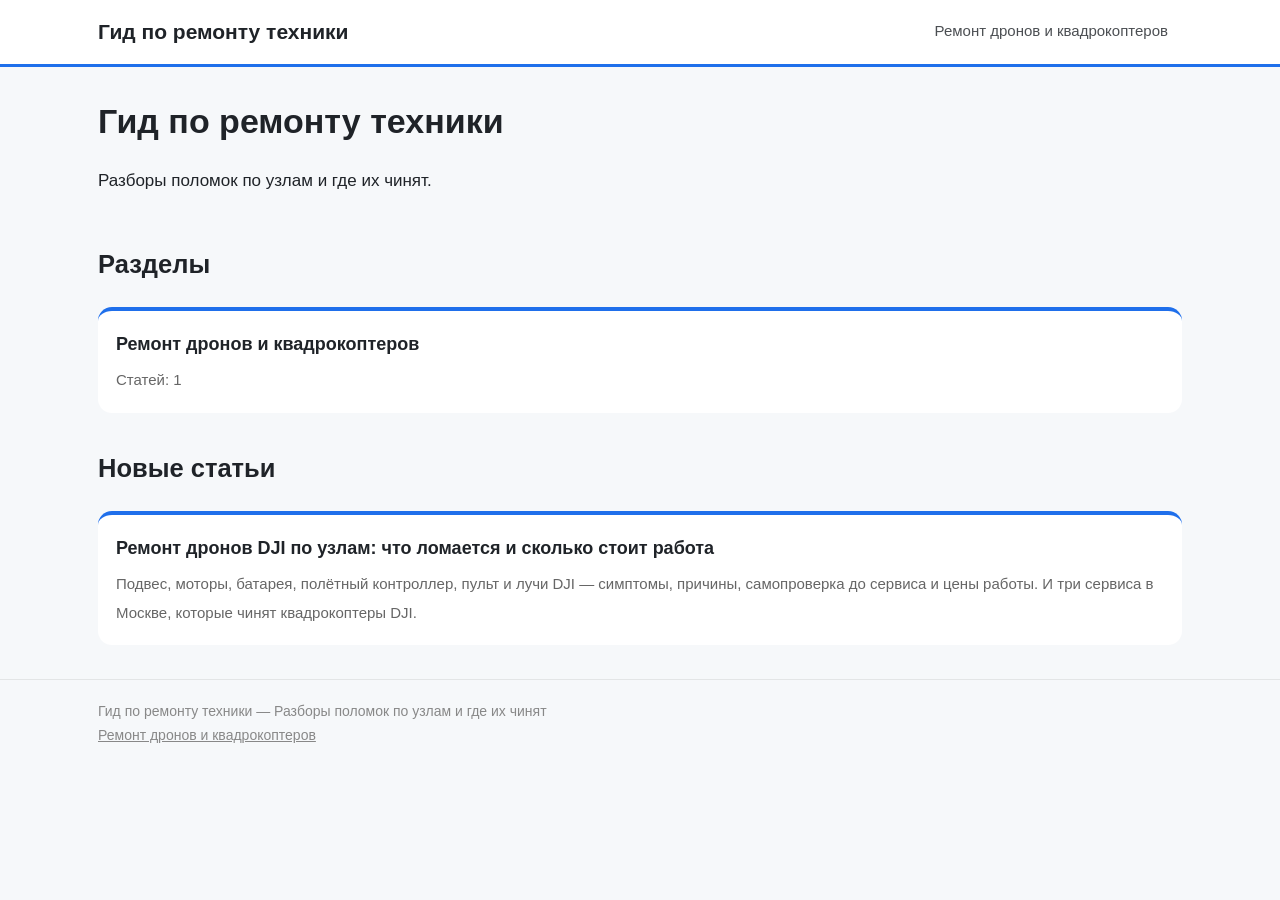
<file: index.html>
<!doctype html><html lang="ru"><head><meta charset="utf-8"><meta name="viewport" content="width=device-width,initial-scale=1">
<title>Гид по ремонту техники</title><meta name="description" content="Разборы поломок по узлам и где их чинят"><link rel="canonical" href="https://appalthouse-a11y.github.io/"><link rel="stylesheet" href="/style.css"></head>
<body><header class="gid-head"><div class="gid-w"><a class="gid-logo" href="/">Гид по ремонту техники</a><nav class="gid-nav"><a href="/remont-dronov/">Ремонт дронов и квадрокоптеров</a></nav></div></header>
<div class="gid-w"><div class="gid-hero"><h1>Гид по ремонту техники</h1><p>Разборы поломок по узлам и где их чинят.</p></div><h2>Разделы</h2><div class="gid-tiles"><a class="gid-tile" href="/remont-dronov/"><b>Ремонт дронов и квадрокоптеров</b><span>Статей: 1</span></a></div><h2>Новые статьи</h2><div class="gid-tiles"><a class="gid-tile" href="/remont-dronov-dji-po-uzlam/"><b>Ремонт дронов DJI по узлам: что ломается и сколько стоит работа</b><span>Подвес, моторы, батарея, полётный контроллер, пульт и лучи DJI — симптомы, причины, самопроверка до сервиса и цены работы. И три сервиса в Москве, которые чинят квадрокоптеры DJI.</span></a></div></div><footer class="gid-foot"><div class="gid-w">Гид по ремонту техники — Разборы поломок по узлам и где их чинят<br><a href="/remont-dronov/">Ремонт дронов и квадрокоптеров</a></div></footer><script src="/app.js" defer></script></body></html>
</file>
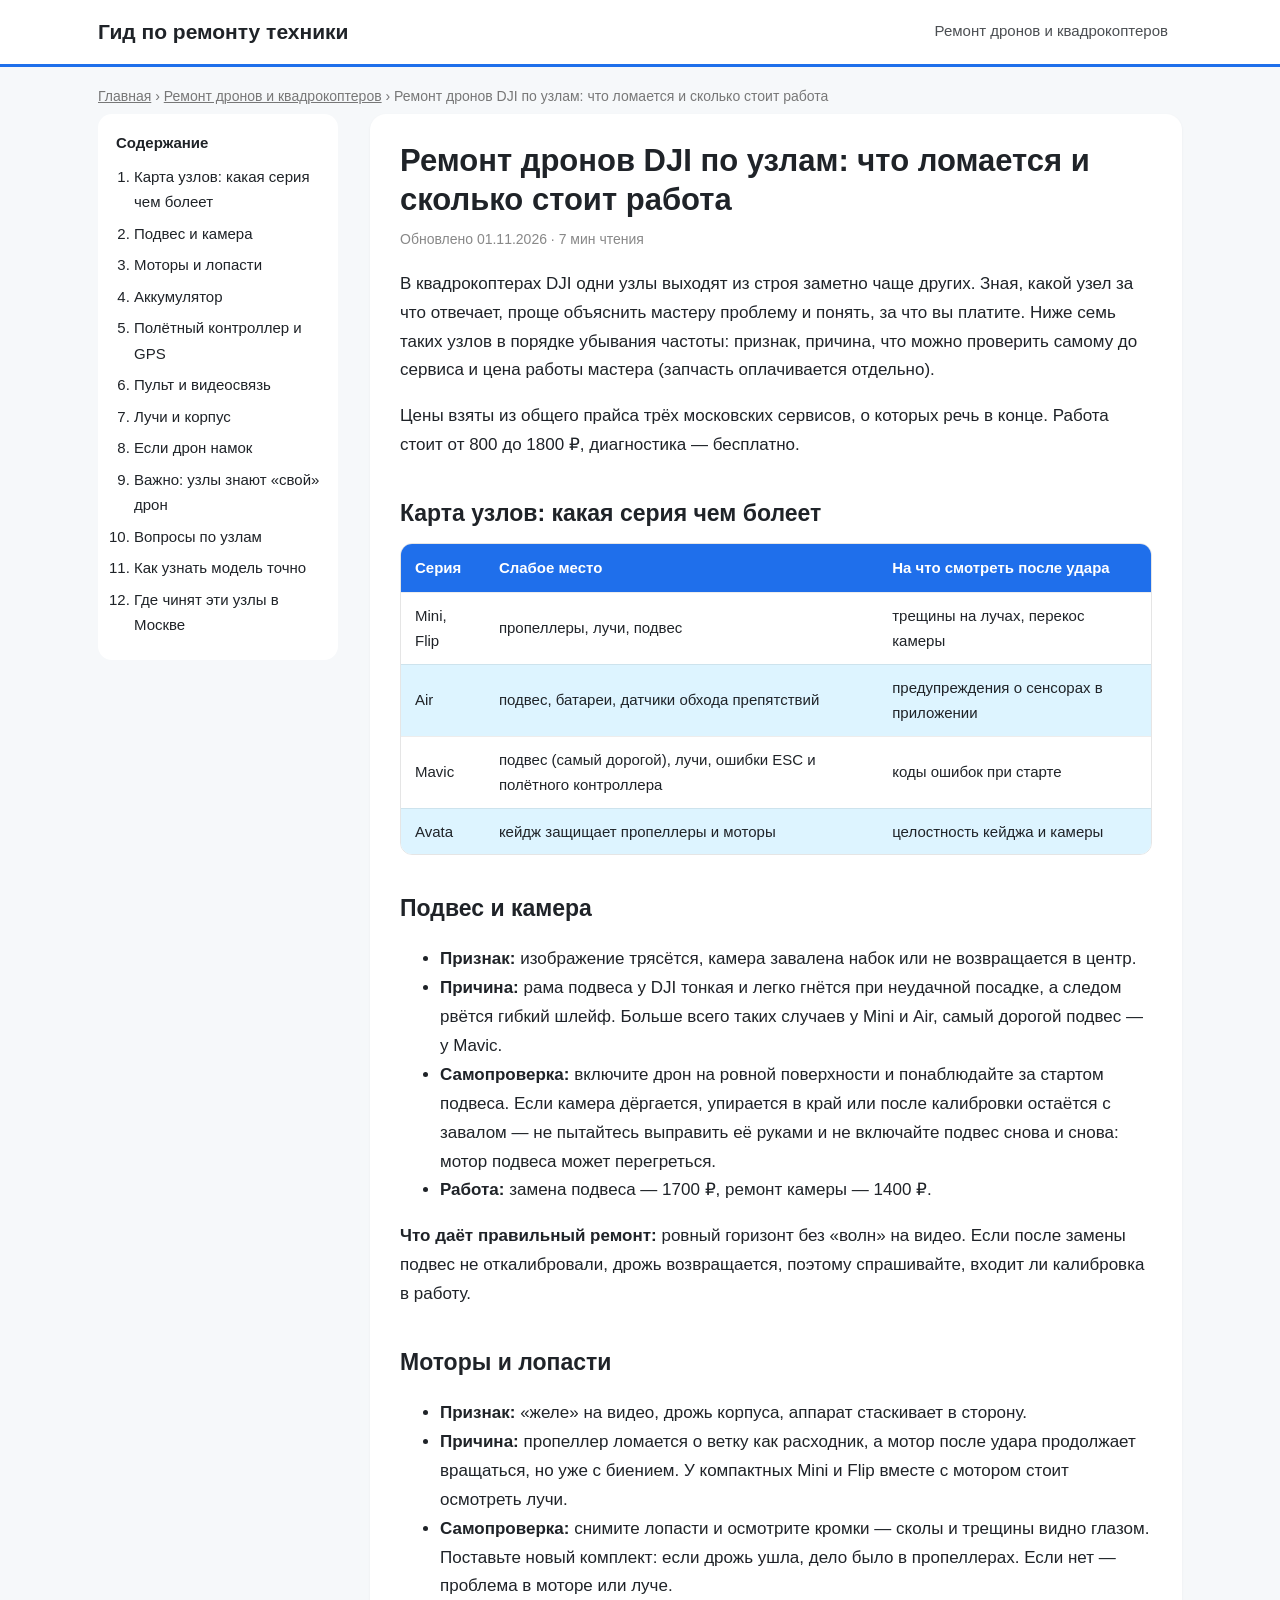
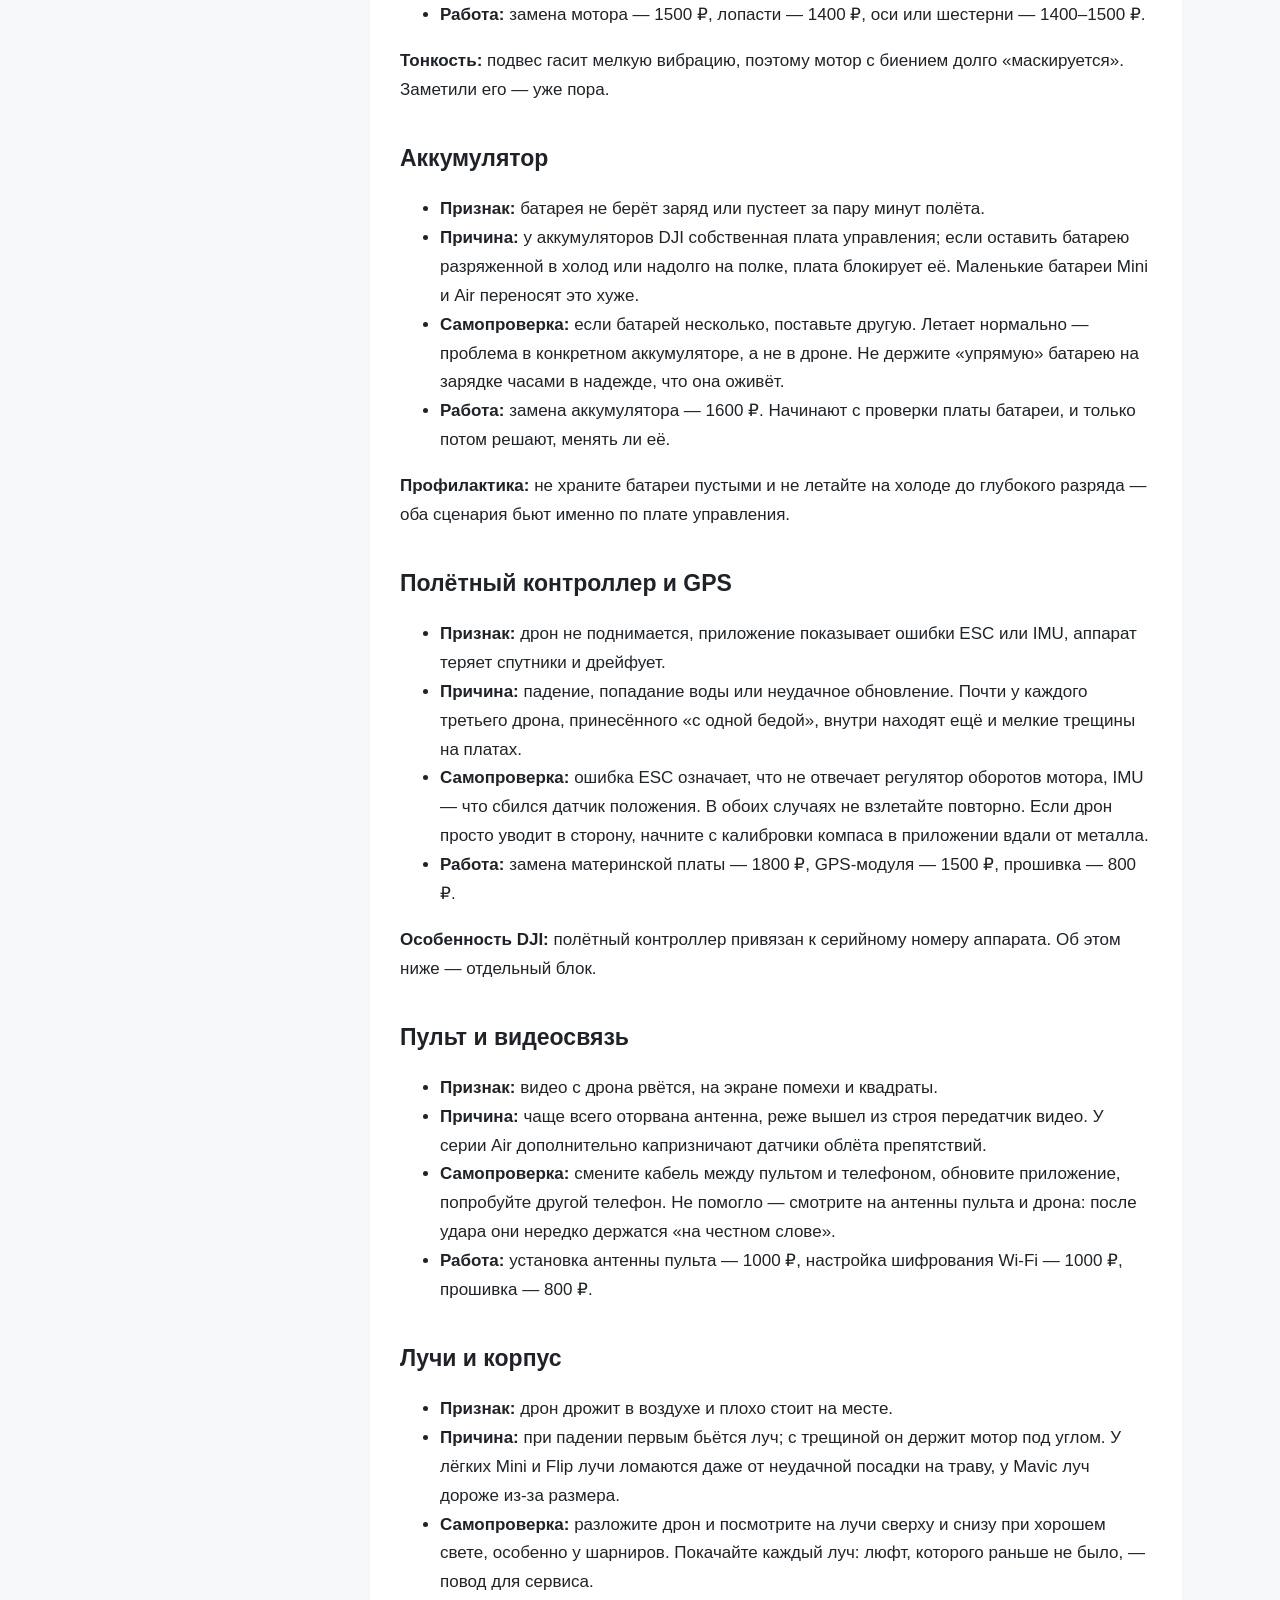
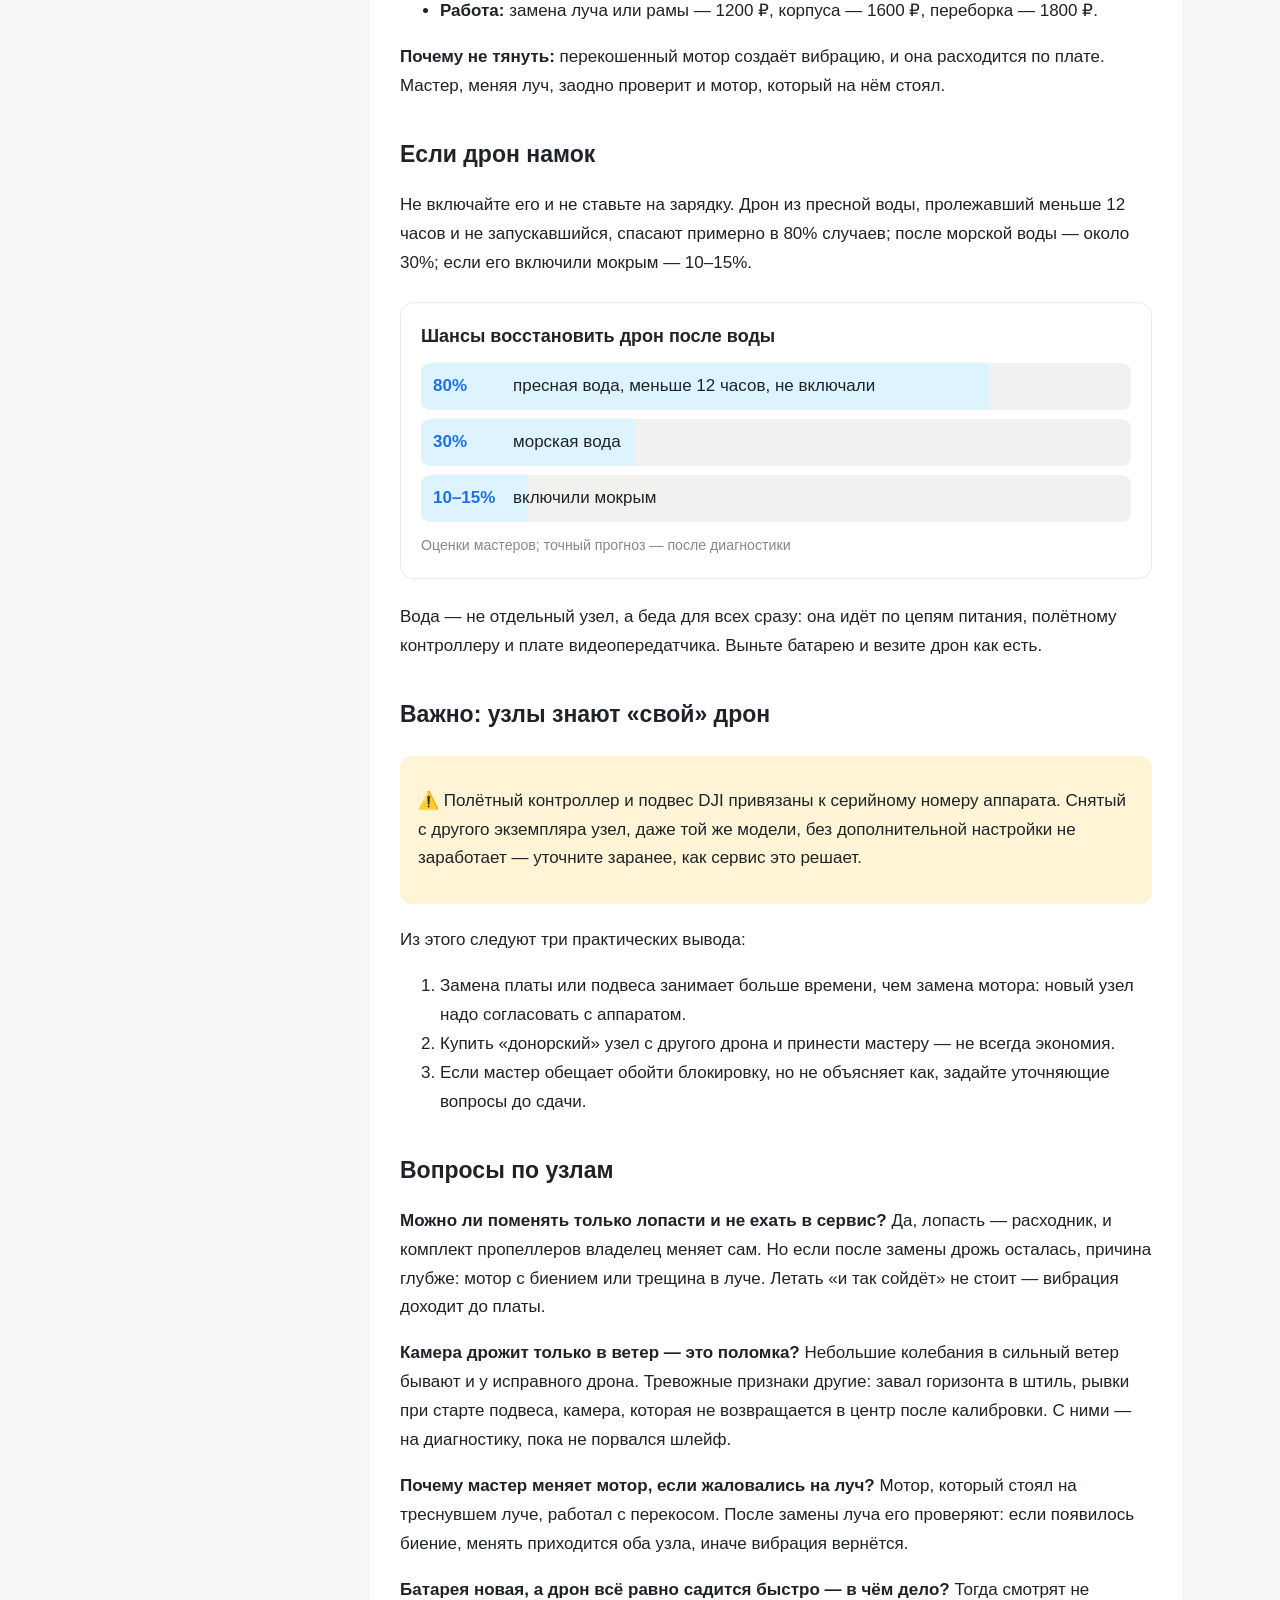
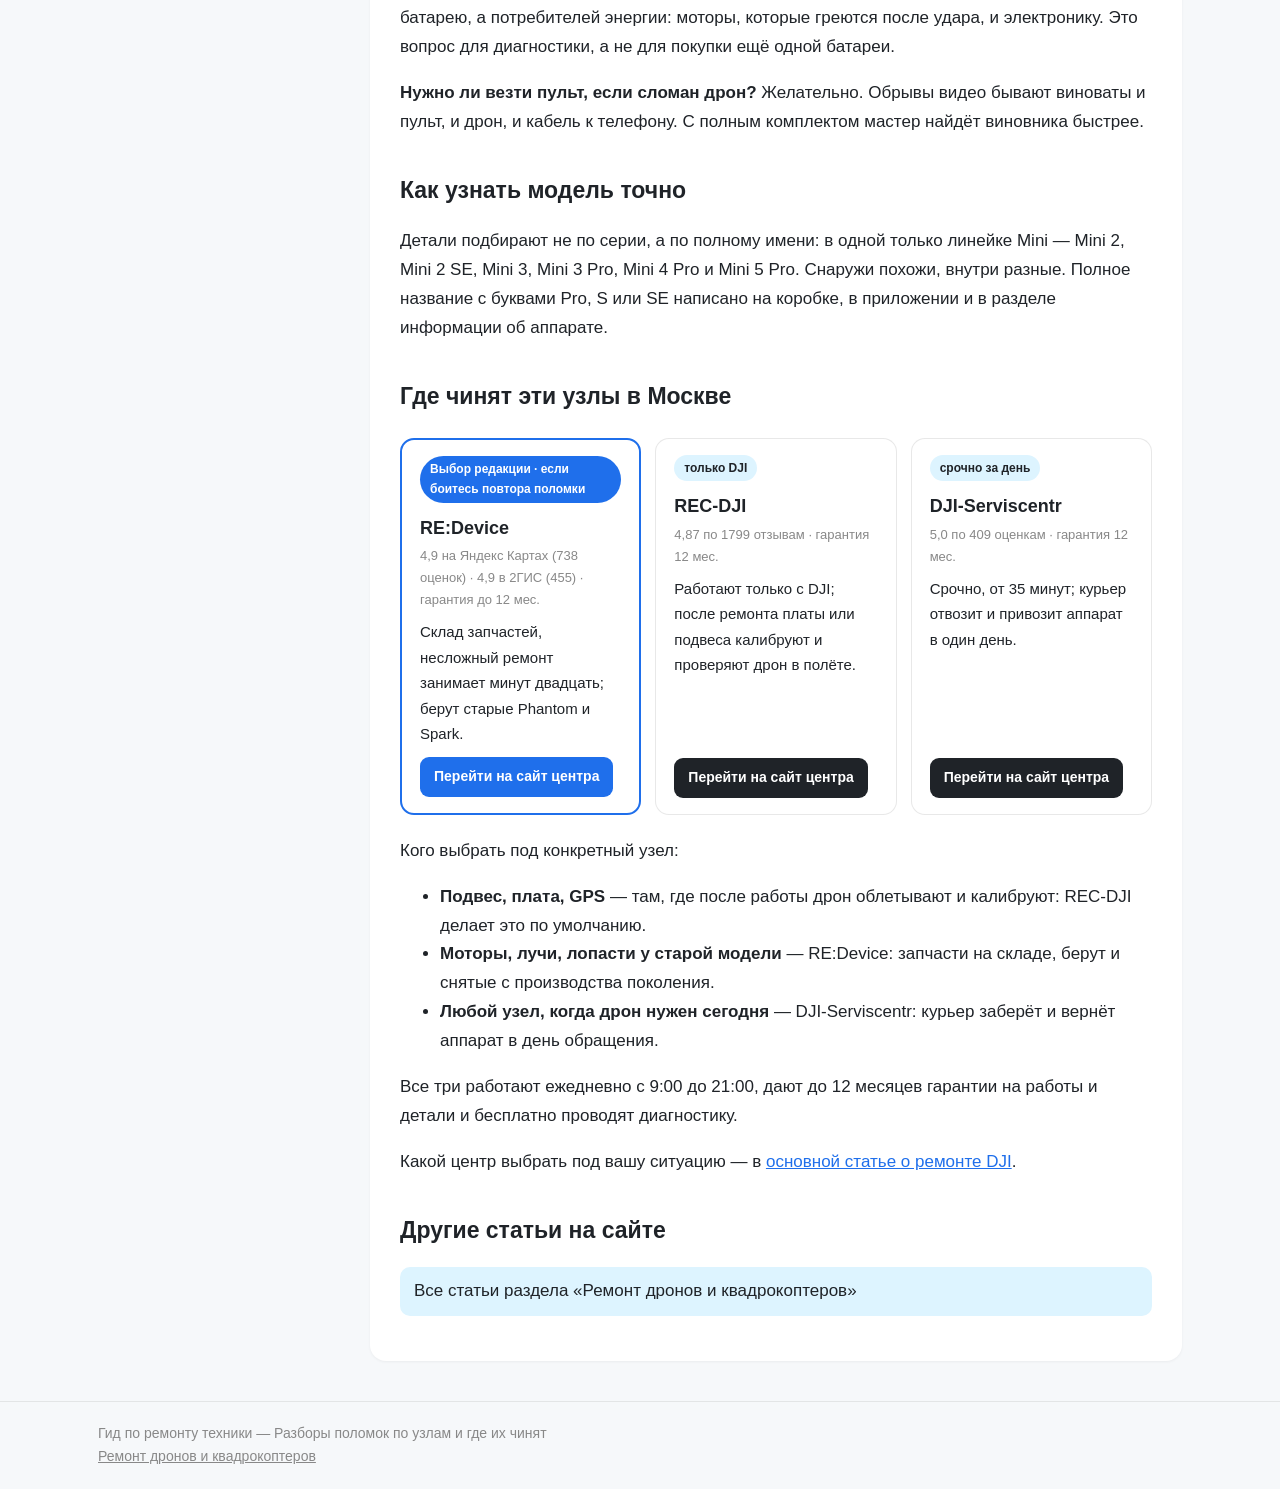
<file: remont-dronov-dji-po-uzlam/index.html>
<!doctype html><html lang="ru"><head><meta charset="utf-8"><meta name="viewport" content="width=device-width,initial-scale=1">
<title>Ремонт дронов DJI по узлам: что ломается и сколько стоит работа</title><meta name="description" content="Подвес, моторы, батарея, полётный контроллер, пульт и лучи DJI — симптомы, причины, самопроверка до сервиса и цены работы. И три сервиса в Москве, которые чинят квадрокоптеры DJI."><link rel="canonical" href="https://appalthouse-a11y.github.io/remont-dronov-dji-po-uzlam/"><link rel="stylesheet" href="/style.css"><script type="application/ld+json">{"@context": "https://schema.org", "@type": "Article", "headline": "Ремонт дронов DJI по узлам: что ломается и сколько стоит работа", "dateModified": "2026-11-01", "mainEntityOfPage": "https://appalthouse-a11y.github.io/remont-dronov-dji-po-uzlam/", "publisher": {"@type": "Organization", "name": "Гид по ремонту техники"}}</script></head>
<body><header class="gid-head"><div class="gid-w"><a class="gid-logo" href="/">Гид по ремонту техники</a><nav class="gid-nav"><a href="/remont-dronov/">Ремонт дронов и квадрокоптеров</a></nav></div></header>
<div class="gid-w"><nav class="gid-crumbs"><a href="/">Главная</a> › <a href="/remont-dronov/">Ремонт дронов и квадрокоптеров</a> › Ремонт дронов DJI по узлам: что ломается и сколько стоит работа</nav><div class="gid-grid"><aside class="gid-side"><div class="gid-toc"><b>Содержание</b><ol><li><a href="#karta-uzlov-kakaya-seriya-chem-boleet">Карта узлов: какая серия чем болеет</a></li><li><a href="#podves-i-kamera">Подвес и камера</a></li><li><a href="#motory-i-lopasti">Моторы и лопасти</a></li><li><a href="#akkumulyator">Аккумулятор</a></li><li><a href="#poletnyy-kontroller-i-gps">Полётный контроллер и GPS</a></li><li><a href="#pult-i-videosvyaz">Пульт и видеосвязь</a></li><li><a href="#luchi-i-korpus">Лучи и корпус</a></li><li><a href="#esli-dron-namok">Если дрон намок</a></li><li><a href="#vazhno-uzly-znayut-svoy-dron">Важно: узлы знают «свой» дрон</a></li><li><a href="#voprosy-po-uzlam">Вопросы по узлам</a></li><li><a href="#kak-uznat-model-tochno">Как узнать модель точно</a></li><li><a href="#gde-chinyat-eti-uzly-v-moskve">Где чинят эти узлы в Москве</a></li></ol></div></aside><article class="gid-art"><h1>Ремонт дронов DJI по узлам: что ломается и сколько стоит работа</h1><div class="gid-meta">Обновлено 01.11.2026 · 7 мин чтения</div><details class="gid-mtoc"><summary>Содержание</summary><ol><li><a href="#karta-uzlov-kakaya-seriya-chem-boleet">Карта узлов: какая серия чем болеет</a></li><li><a href="#podves-i-kamera">Подвес и камера</a></li><li><a href="#motory-i-lopasti">Моторы и лопасти</a></li><li><a href="#akkumulyator">Аккумулятор</a></li><li><a href="#poletnyy-kontroller-i-gps">Полётный контроллер и GPS</a></li><li><a href="#pult-i-videosvyaz">Пульт и видеосвязь</a></li><li><a href="#luchi-i-korpus">Лучи и корпус</a></li><li><a href="#esli-dron-namok">Если дрон намок</a></li><li><a href="#vazhno-uzly-znayut-svoy-dron">Важно: узлы знают «свой» дрон</a></li><li><a href="#voprosy-po-uzlam">Вопросы по узлам</a></li><li><a href="#kak-uznat-model-tochno">Как узнать модель точно</a></li><li><a href="#gde-chinyat-eti-uzly-v-moskve">Где чинят эти узлы в Москве</a></li></ol></details><p>В квадрокоптерах DJI одни узлы выходят из строя заметно чаще других. Зная, какой узел за что отвечает, проще объяснить мастеру проблему и понять, за что вы платите. Ниже семь таких узлов в порядке убывания частоты: признак, причина, что можно проверить самому до сервиса и цена работы мастера (запчасть оплачивается отдельно).</p>
<p>Цены взяты из общего прайса трёх московских сервисов, о которых речь в конце. Работа стоит от 800 до 1800 ₽, диагностика — бесплатно.</p>
<h2 id="karta-uzlov-kakaya-seriya-chem-boleet">Карта узлов: какая серия чем болеет</h2>
<table>
<thead>
<tr>
<th>Серия</th>
<th>Слабое место</th>
<th>На что смотреть после удара</th>
</tr>
</thead>
<tbody>
<tr>
<td>Mini, Flip</td>
<td>пропеллеры, лучи, подвес</td>
<td>трещины на лучах, перекос камеры</td>
</tr>
<tr>
<td>Air</td>
<td>подвес, батареи, датчики обхода препятствий</td>
<td>предупреждения о сенсорах в приложении</td>
</tr>
<tr>
<td>Mavic</td>
<td>подвес (самый дорогой), лучи, ошибки ESC и полётного контроллера</td>
<td>коды ошибок при старте</td>
</tr>
<tr>
<td>Avata</td>
<td>кейдж защищает пропеллеры и моторы</td>
<td>целостность кейджа и камеры</td>
</tr>
</tbody>
</table>
<h2 id="podves-i-kamera">Подвес и камера</h2>
<ul>
<li><strong>Признак:</strong> изображение трясётся, камера завалена набок или не возвращается в центр.</li>
<li><strong>Причина:</strong> рама подвеса у DJI тонкая и легко гнётся при неудачной посадке, а следом рвётся гибкий шлейф. Больше всего таких случаев у Mini и Air, самый дорогой подвес — у Mavic.</li>
<li><strong>Самопроверка:</strong> включите дрон на ровной поверхности и понаблюдайте за стартом подвеса. Если камера дёргается, упирается в край или после калибровки остаётся с завалом — не пытайтесь выправить её руками и не включайте подвес снова и снова: мотор подвеса может перегреться.</li>
<li><strong>Работа:</strong> замена подвеса — 1700 ₽, ремонт камеры — 1400 ₽.</li>
</ul>
<p><strong>Что даёт правильный ремонт:</strong> ровный горизонт без «волн» на видео. Если после замены подвес не откалибровали, дрожь возвращается, поэтому спрашивайте, входит ли калибровка в работу.</p>
<h2 id="motory-i-lopasti">Моторы и лопасти</h2>
<ul>
<li><strong>Признак:</strong> «желе» на видео, дрожь корпуса, аппарат стаскивает в сторону.</li>
<li><strong>Причина:</strong> пропеллер ломается о ветку как расходник, а мотор после удара продолжает вращаться, но уже с биением. У компактных Mini и Flip вместе с мотором стоит осмотреть лучи.</li>
<li><strong>Самопроверка:</strong> снимите лопасти и осмотрите кромки — сколы и трещины видно глазом. Поставьте новый комплект: если дрожь ушла, дело было в пропеллерах. Если нет — проблема в моторе или луче.</li>
<li><strong>Работа:</strong> замена мотора — 1500 ₽, лопасти — 1400 ₽, оси или шестерни — 1400–1500 ₽.</li>
</ul>
<p><strong>Тонкость:</strong> подвес гасит мелкую вибрацию, поэтому мотор с биением долго «маскируется». Заметили его — уже пора.</p>
<h2 id="akkumulyator">Аккумулятор</h2>
<ul>
<li><strong>Признак:</strong> батарея не берёт заряд или пустеет за пару минут полёта.</li>
<li><strong>Причина:</strong> у аккумуляторов DJI собственная плата управления; если оставить батарею разряженной в холод или надолго на полке, плата блокирует её. Маленькие батареи Mini и Air переносят это хуже.</li>
<li><strong>Самопроверка:</strong> если батарей несколько, поставьте другую. Летает нормально — проблема в конкретном аккумуляторе, а не в дроне. Не держите «упрямую» батарею на зарядке часами в надежде, что она оживёт.</li>
<li><strong>Работа:</strong> замена аккумулятора — 1600 ₽. Начинают с проверки платы батареи, и только потом решают, менять ли её.</li>
</ul>
<p><strong>Профилактика:</strong> не храните батареи пустыми и не летайте на холоде до глубокого разряда — оба сценария бьют именно по плате управления.</p>
<h2 id="poletnyy-kontroller-i-gps">Полётный контроллер и GPS</h2>
<ul>
<li><strong>Признак:</strong> дрон не поднимается, приложение показывает ошибки ESC или IMU, аппарат теряет спутники и дрейфует.</li>
<li><strong>Причина:</strong> падение, попадание воды или неудачное обновление. Почти у каждого третьего дрона, принесённого «с одной бедой», внутри находят ещё и мелкие трещины на платах.</li>
<li><strong>Самопроверка:</strong> ошибка ESC означает, что не отвечает регулятор оборотов мотора, IMU — что сбился датчик положения. В обоих случаях не взлетайте повторно. Если дрон просто уводит в сторону, начните с калибровки компаса в приложении вдали от металла.</li>
<li><strong>Работа:</strong> замена материнской платы — 1800 ₽, GPS-модуля — 1500 ₽, прошивка — 800 ₽.</li>
</ul>
<p><strong>Особенность DJI:</strong> полётный контроллер привязан к серийному номеру аппарата. Об этом ниже — отдельный блок.</p>
<h2 id="pult-i-videosvyaz">Пульт и видеосвязь</h2>
<ul>
<li><strong>Признак:</strong> видео с дрона рвётся, на экране помехи и квадраты.</li>
<li><strong>Причина:</strong> чаще всего оторвана антенна, реже вышел из строя передатчик видео. У серии Air дополнительно капризничают датчики облёта препятствий.</li>
<li><strong>Самопроверка:</strong> смените кабель между пультом и телефоном, обновите приложение, попробуйте другой телефон. Не помогло — смотрите на антенны пульта и дрона: после удара они нередко держатся «на честном слове».</li>
<li><strong>Работа:</strong> установка антенны пульта — 1000 ₽, настройка шифрования Wi-Fi — 1000 ₽, прошивка — 800 ₽.</li>
</ul>
<h2 id="luchi-i-korpus">Лучи и корпус</h2>
<ul>
<li><strong>Признак:</strong> дрон дрожит в воздухе и плохо стоит на месте.</li>
<li><strong>Причина:</strong> при падении первым бьётся луч; с трещиной он держит мотор под углом. У лёгких Mini и Flip лучи ломаются даже от неудачной посадки на траву, у Mavic луч дороже из-за размера.</li>
<li><strong>Самопроверка:</strong> разложите дрон и посмотрите на лучи сверху и снизу при хорошем свете, особенно у шарниров. Покачайте каждый луч: люфт, которого раньше не было, — повод для сервиса.</li>
<li><strong>Работа:</strong> замена луча или рамы — 1200 ₽, корпуса — 1600 ₽, переборка — 1800 ₽.</li>
</ul>
<p><strong>Почему не тянуть:</strong> перекошенный мотор создаёт вибрацию, и она расходится по плате. Мастер, меняя луч, заодно проверит и мотор, который на нём стоял.</p>
<h2 id="esli-dron-namok">Если дрон намок</h2>
<p>Не включайте его и не ставьте на зарядку. Дрон из пресной воды, пролежавший меньше 12 часов и не запускавшийся, спасают примерно в 80% случаев; после морской воды — около 30%; если его включили мокрым — 10–15%.</p>
<div class="gid-bars"><h3>Шансы восстановить дрон после воды</h3><div class="gid-bar"><i data-v="80"></i><b>80%</b>пресная вода, меньше 12 часов, не включали</div><div class="gid-bar"><i data-v="30"></i><b>30%</b>морская вода</div><div class="gid-bar"><i data-v="15"></i><b>10–15%</b>включили мокрым</div><small>Оценки мастеров; точный прогноз — после диагностики</small></div>
<p>Вода — не отдельный узел, а беда для всех сразу: она идёт по цепям питания, полётному контроллеру и плате видеопередатчика. Выньте батарею и везите дрон как есть.</p>
<h2 id="vazhno-uzly-znayut-svoy-dron">Важно: узлы знают «свой» дрон</h2>
<div class="gid-call warn"><p>⚠️ Полётный контроллер и подвес DJI привязаны к серийному номеру аппарата. Снятый с другого экземпляра узел, даже той же модели, без дополнительной настройки не заработает — уточните заранее, как сервис это решает.</p></div>
<p>Из этого следуют три практических вывода:</p>
<ol>
<li>Замена платы или подвеса занимает больше времени, чем замена мотора: новый узел надо согласовать с аппаратом.</li>
<li>Купить «донорский» узел с другого дрона и принести мастеру — не всегда экономия.</li>
<li>Если мастер обещает обойти блокировку, но не объясняет как, задайте уточняющие вопросы до сдачи.</li>
</ol>
<h2 id="voprosy-po-uzlam">Вопросы по узлам</h2>
<p><strong>Можно ли поменять только лопасти и не ехать в сервис?</strong>
Да, лопасть — расходник, и комплект пропеллеров владелец меняет сам. Но если после замены дрожь осталась, причина глубже: мотор с биением или трещина в луче. Летать «и так сойдёт» не стоит — вибрация доходит до платы.</p>
<p><strong>Камера дрожит только в ветер — это поломка?</strong>
Небольшие колебания в сильный ветер бывают и у исправного дрона. Тревожные признаки другие: завал горизонта в штиль, рывки при старте подвеса, камера, которая не возвращается в центр после калибровки. С ними — на диагностику, пока не порвался шлейф.</p>
<p><strong>Почему мастер меняет мотор, если жаловались на луч?</strong>
Мотор, который стоял на треснувшем луче, работал с перекосом. После замены луча его проверяют: если появилось биение, менять приходится оба узла, иначе вибрация вернётся.</p>
<p><strong>Батарея новая, а дрон всё равно садится быстро — в чём дело?</strong>
Тогда смотрят не батарею, а потребителей энергии: моторы, которые греются после удара, и электронику. Это вопрос для диагностики, а не для покупки ещё одной батареи.</p>
<p><strong>Нужно ли везти пульт, если сломан дрон?</strong>
Желательно. Обрывы видео бывают виноваты и пульт, и дрон, и кабель к телефону. С полным комплектом мастер найдёт виновника быстрее.</p>
<h2 id="kak-uznat-model-tochno">Как узнать модель точно</h2>
<p>Детали подбирают не по серии, а по полному имени: в одной только линейке Mini — Mini 2, Mini 2 SE, Mini 3, Mini 3 Pro, Mini 4 Pro и Mini 5 Pro. Снаружи похожи, внутри разные. Полное название с буквами Pro, S или SE написано на коробке, в приложении и в разделе информации об аппарате.</p>
<h2 id="gde-chinyat-eti-uzly-v-moskve">Где чинят эти узлы в Москве</h2>
<div class="gid-cards"><div class="gid-card top"><span class="bd">Выбор редакции · если боитесь повтора поломки</span><h3>RE:Device</h3><div class="m">4,9 на Яндекс Картах (738 оценок) · 4,9 в 2ГИС (455) · гарантия до 12 мес.</div><p>Склад запчастей, несложный ремонт занимает минут двадцать; берут старые Phantom и Spark.</p><a class="go" href="https://re-device.ru/kvadrokopter/dji" rel="noopener">Перейти на сайт центра</a></div><div class="gid-card"><span class="bd">только DJI</span><h3>REC-DJI</h3><div class="m">4,87 по 1799 отзывам · гарантия 12 мес.</div><p>Работают только с DJI; после ремонта платы или подвеса калибруют и проверяют дрон в полёте.</p><a class="go" href="https://dji-repair-center.ru/vidy-tehniki/kvadrokopter" rel="noopener">Перейти на сайт центра</a></div><div class="gid-card"><span class="bd">срочно за день</span><h3>DJI-Serviscentr</h3><div class="m">5,0 по 409 оценкам · гарантия 12 мес.</div><p>Срочно, от 35 минут; курьер отвозит и привозит аппарат в один день.</p><a class="go" href="https://dji-serviscentr.ru/remont-kvadrokopter" rel="noopener">Перейти на сайт центра</a></div></div>
<p>Кого выбрать под конкретный узел:</p>
<ul>
<li><strong>Подвес, плата, GPS</strong> — там, где после работы дрон облетывают и калибруют: REC-DJI делает это по умолчанию.</li>
<li><strong>Моторы, лучи, лопасти у старой модели</strong> — RE:Device: запчасти на складе, берут и снятые с производства поколения.</li>
<li><strong>Любой узел, когда дрон нужен сегодня</strong> — DJI-Serviscentr: курьер заберёт и вернёт аппарат в день обращения.</li>
</ul>
<p>Все три работают ежедневно с 9:00 до 21:00, дают до 12 месяцев гарантии на работы и детали и бесплатно проводят диагностику.</p>
<p>Какой центр выбрать под вашу ситуацию — в <a href="https://re-device.ru/blog/remont-dronov-dji-luchshie-servisnye-centry-moskvy">основной статье о ремонте DJI</a>.</p><section class="gid-rel"><h2>Другие статьи на сайте</h2><ul><li><a href="/remont-dronov/">Все статьи раздела «Ремонт дронов и квадрокоптеров»</a></li></ul></section></article></div></div><footer class="gid-foot"><div class="gid-w">Гид по ремонту техники — Разборы поломок по узлам и где их чинят<br><a href="/remont-dronov/">Ремонт дронов и квадрокоптеров</a></div></footer><script src="/app.js" defer></script></body></html>
</file>
<file: style.css>
*{box-sizing:border-box}body{margin:0;font:17px/1.7 -apple-system,Segoe UI,Roboto,Arial,sans-serif;color:#1f2328;background:#f6f8fa}a{color:#1f6feb}
.gid-head{background:#fff;border-bottom:3px solid #1f6feb}.gid-head .gid-w{display:flex;flex-wrap:wrap;align-items:center;gap:8px 22px;padding:14px 18px}
.gid-w{max-width:1120px;margin:0 auto;padding:0 18px}.gid-logo{font-weight:800;font-size:21px;color:#1f2328;text-decoration:none;margin-right:auto}
.gid-nav a{margin-right:14px;font-size:15px;text-decoration:none;color:#1f2328;opacity:.8}.gid-nav a:hover{color:#1f6feb;opacity:1}
.gid-crumbs{font-size:14px;margin:18px 0 6px;color:#777}.gid-crumbs a{color:#777}
.gid-grid{display:grid;grid-template-columns:240px minmax(0,1fr);gap:32px;align-items:start;padding-bottom:40px}@media(max-width:900px){.gid-grid{grid-template-columns:minmax(0,1fr)}.gid-side{display:none}}
.gid-art{background:#fff;border-radius:16px;padding:28px 30px;box-shadow:0 1px 3px rgba(0,0,0,.05)}@media(max-width:600px){.gid-art{padding:20px 16px}}
.gid-art h1{font-size:31px;line-height:1.25;margin:0 0 8px}.gid-meta{color:#888;font-size:14px;margin-bottom:18px}.gid-art h2{font-size:23px;margin:34px 0 10px;scroll-margin-top:70px}
.gid-art table{border-collapse:separate;border-spacing:0;width:100%;border:1px solid rgba(0,0,0,.1);border-radius:12px;overflow:hidden;font-size:15px}.gid-art th{background:#1f6feb;color:#fff;text-align:left;padding:11px 14px}.gid-art td{padding:10px 14px;border-top:1px solid rgba(0,0,0,.07)}.gid-art tbody tr:nth-child(even) td{background:#ddf4ff}.gid-art tbody tr:hover td{background:rgba(0,0,0,.04)}.gid-art em{color:#1f6feb}.gid-art mark{background:#ffe08a;padding:0 2px}.gid-art u{text-decoration-color:#1f6feb;text-decoration-thickness:2px;text-underline-offset:3px}.gid-art s,.gid-art del{opacity:.6}
.gid-side{position:sticky;top:18px}.gid-toc{background:#fff;border-radius:14px;padding:16px 18px;font-size:15px}.gid-toc b{display:block;margin-bottom:8px}
.gid-toc ol{margin:0;padding-left:18px}.gid-toc li{margin:6px 0}.gid-toc a{text-decoration:none;color:#1f2328}.gid-toc a.on{color:#1f6feb;font-weight:700}
.gid-mtoc{background:#ddf4ff;border-radius:12px;padding:10px 14px;margin:0 0 18px}.gid-mtoc summary{cursor:pointer;font-weight:700}
.gid-mtoc{display:none}@media(max-width:900px){.gid-mtoc{display:block}}
.gid-check{background:#ddf4ff;border-radius:14px;padding:18px 20px;margin:24px 0}.gid-check h3{margin:0 0 10px;font-size:18px}
.gid-check ul{list-style:none;padding:0;margin:0}.gid-check li{border-bottom:1px solid rgba(0,0,0,.07);padding:8px 0}.gid-check label{display:flex;gap:12px;cursor:pointer}
.gid-check input{width:19px;height:19px;flex:none;margin-top:4px;accent-color:#1f6feb}.gid-check input:checked+span{text-decoration:line-through;opacity:.6}.gid-check .cnt{margin:10px 0 0;font-weight:700;color:#1f6feb;font-size:14px}
.gid-bars{border:1px solid rgba(0,0,0,.08);border-radius:14px;padding:18px 20px;margin:24px 0;background:#fff}.gid-bars h3{margin:0 0 12px;font-size:18px}
.gid-bar{position:relative;margin:9px 0;padding:9px 12px 9px 92px;border-radius:9px;background:#f1f1ef;overflow:hidden;isolation:isolate}
.gid-bar i{position:absolute;inset:0 auto 0 0;width:0;background:#ddf4ff;z-index:-1;transition:width .9s ease}.gid-bar b{position:absolute;left:12px;color:#1f6feb}.gid-bars small{color:#888}
.gid-cards{display:grid;grid-template-columns:repeat(auto-fit,minmax(220px,1fr));gap:14px;margin:22px 0}
.gid-card{display:flex;flex-direction:column;border:1px solid rgba(0,0,0,.09);border-radius:14px;padding:16px 18px;background:#fff}.gid-card.top{border:2px solid #1f6feb}
.gid-card .bd{align-self:flex-start;font-size:12px;font-weight:700;padding:3px 10px;border-radius:99px;background:#ddf4ff}.gid-card.top .bd{background:#1f6feb;color:#fff}
.gid-card h3{margin:10px 0 2px;font-size:18px}.gid-card .m{font-size:13px;color:#888;margin-bottom:8px}.gid-card p{margin:0 0 10px;font-size:15px}
.gid-card .go{margin-top:auto;align-self:flex-start;background:#1f2328;color:#fff;padding:8px 14px;border-radius:9px;text-decoration:none;font-size:14px;font-weight:700}.gid-card.top .go{background:#1f6feb}
.gid-call{border-radius:12px;padding:14px 18px;margin:22px 0;background:#ddf4ff}.gid-call.warn{background:#fff4d6}.gid-call.danger{background:#fde4e4}
.gid-src{border:2px dashed #1f6feb;border-radius:14px;padding:14px 18px;margin:28px 0 0}
.gid-rel{margin-top:28px}.gid-rel ul{list-style:none;padding:0;display:grid;gap:10px}.gid-rel li a{display:block;background:#ddf4ff;border-radius:10px;padding:10px 14px;text-decoration:none;color:#1f2328}
.gid-hero{padding:26px 0 8px}.gid-hero h1{font-size:34px;margin:0 0 6px}.gid-tiles{display:grid;grid-template-columns:repeat(auto-fit,minmax(260px,1fr));gap:16px;margin:18px 0 34px}
.gid-tile{background:#fff;border-radius:14px;padding:18px;border-top:4px solid #1f6feb;text-decoration:none;color:#1f2328}.gid-tile b{display:block;font-size:18px;margin-bottom:6px}.gid-tile span{color:#666;font-size:15px}
.gid-foot{border-top:1px solid rgba(0,0,0,.08);padding:20px 0;color:#888;font-size:14px}.gid-foot a{color:#888;margin-right:12px}
</file>
